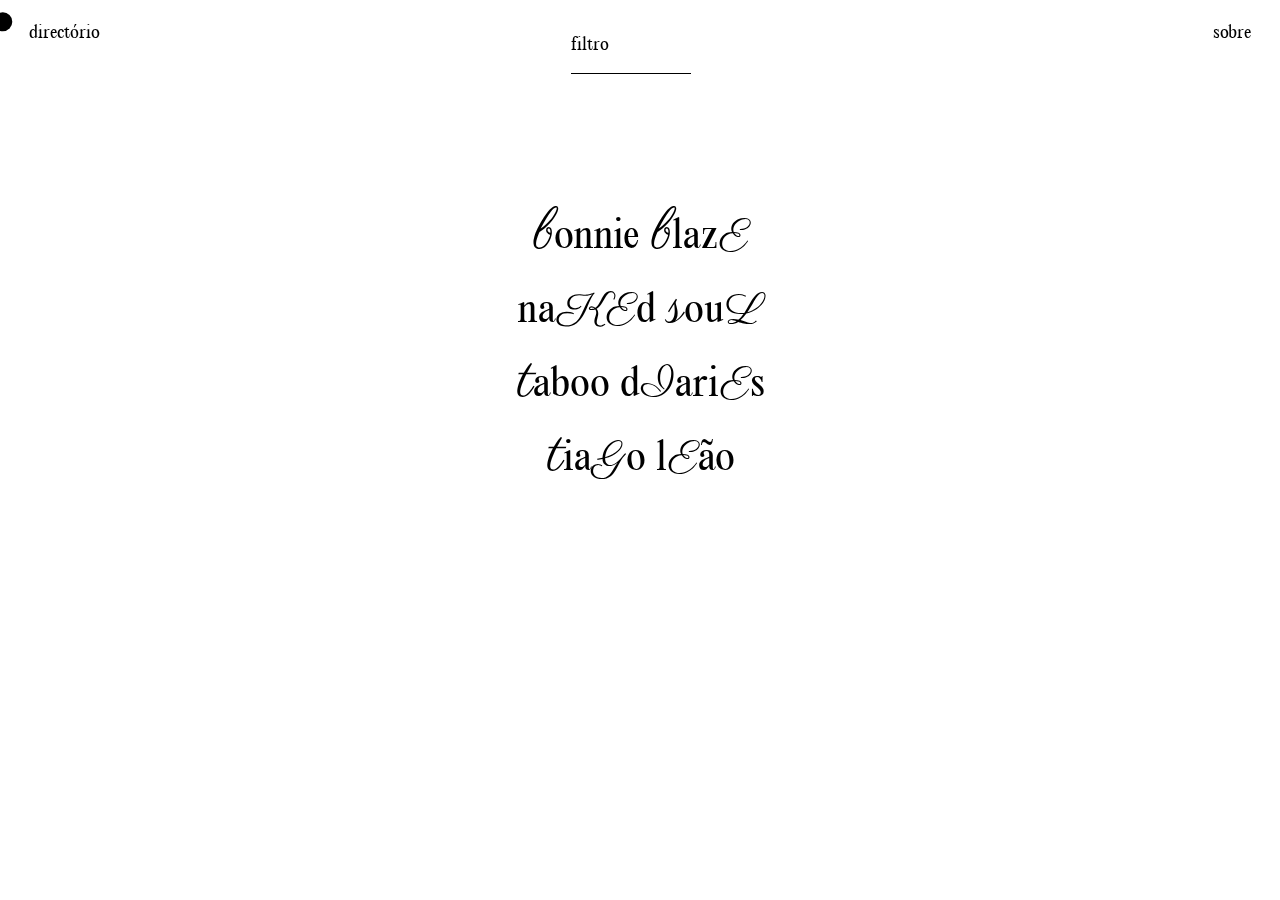
<file: index.html>
<!DOCTYPE html>
<html lang="en">

<head>
    <meta charset="UTF-8">
    <meta name="viewport" content="width=device-width, initial-scale=1.0">
    <title>Naprom Erótico</title>
    <link rel="icon" type="image/png" sizes="32x32" href="img/favicon-32x32.png">
    <link rel="icon" type="image/png" sizes="16x16" href="img/favicon-16x16.png">
    <link rel="stylesheet" href="css/grelha.css">
    <link rel="stylesheet" href="css/style.css">
    <link rel="stylesheet" href="js/script.js">
</head>

<body>
    <!--<style>
        body {
            background-image: url('swirl-back.jpg');
            position: static;
            background-repeat: no-repeat;
        }
    </style>-->

    <div class="cursor"></div>
    
    <header class="criadores">
        <nav>
            <ul>
                <li class="index col-md-5"><a href="index.html">directório</a>
                </li>

                <div class="form col-md-6">
                    <input type="type" id="site-search" name="filtro" autocomplete="off" list="categorias" required />
                    <!--<datalist id="categorias">
                        <option value="modelxs">
                        <option value="fotografo/videografo">
                        <option value="sex-worker">  
                    </datalist>-->
                    <label for="filtro" class="label-filtro">
                        <span class="content-name">filtro</span>
                    </label>
                </div>

                <li class="sobre col-md-1"><a href="sobre.html">sobre</a></li>
            </ul>
        </nav>
    </header>

    <main class="criadores">
        
        <div class="container">
            
            <article class="bonnie" value="modelo">
                    <h2><a href="bonnie.html">
                        <span class="font3">b</span><span class="font1">onnie</span> <span class="font3">b</span><span class="font1">laz</span><span class="font2">E</span>
                    </h2>
                </a>
                <div class="hover-image">
                    <img src="img/BB-03.png">
                </div>
            </article>

            <article class="naked-soul" value="fotografo">
                <h2><a href="naked.html">
                    <span class="font1">na</span><span class="font2">KE</span><span class="font1">d</span> <span class="font3">s</span><span class="font1">ou</span><span class="font2">L</span>
                </h2></a>
                <div class="hover-image-2">
                    <img src="img/nkd01-small.jpg">
                </div>
            </article>

            <article class="taboo" value="fotografo">
                <h2><a href="taboo.html">
                    <span class="font3">t</span><span class="font1">aboo</span> <span class="font1">d</span><span class="font2">I</span><span class="font1">ari</span><span class="font2">E</span><span class="font1">s</span>
                </h2></a>
                <div class="hover-image-3">
                    <img src="img/taboo-1-small.png">
                </div>
            </article>

            <article class="tiago" value="fotografo">
                <h2><a href="tiago.html">
                    <span class="font3">t</span><span class="font1">ia</span><span class="font2">G</span><span class="font1">o</span> <span class="font1">l</span><span class="font2">E</span><span class="font1">ão</span>
                </h2></a>
                <div class="hover-image-4">
                    <img src="img/tiago01.jpg" >
                </div> 
            </article>

        </div>

    </main>
    <script src="js/script.js"></script>
</body>
</html>
</file>
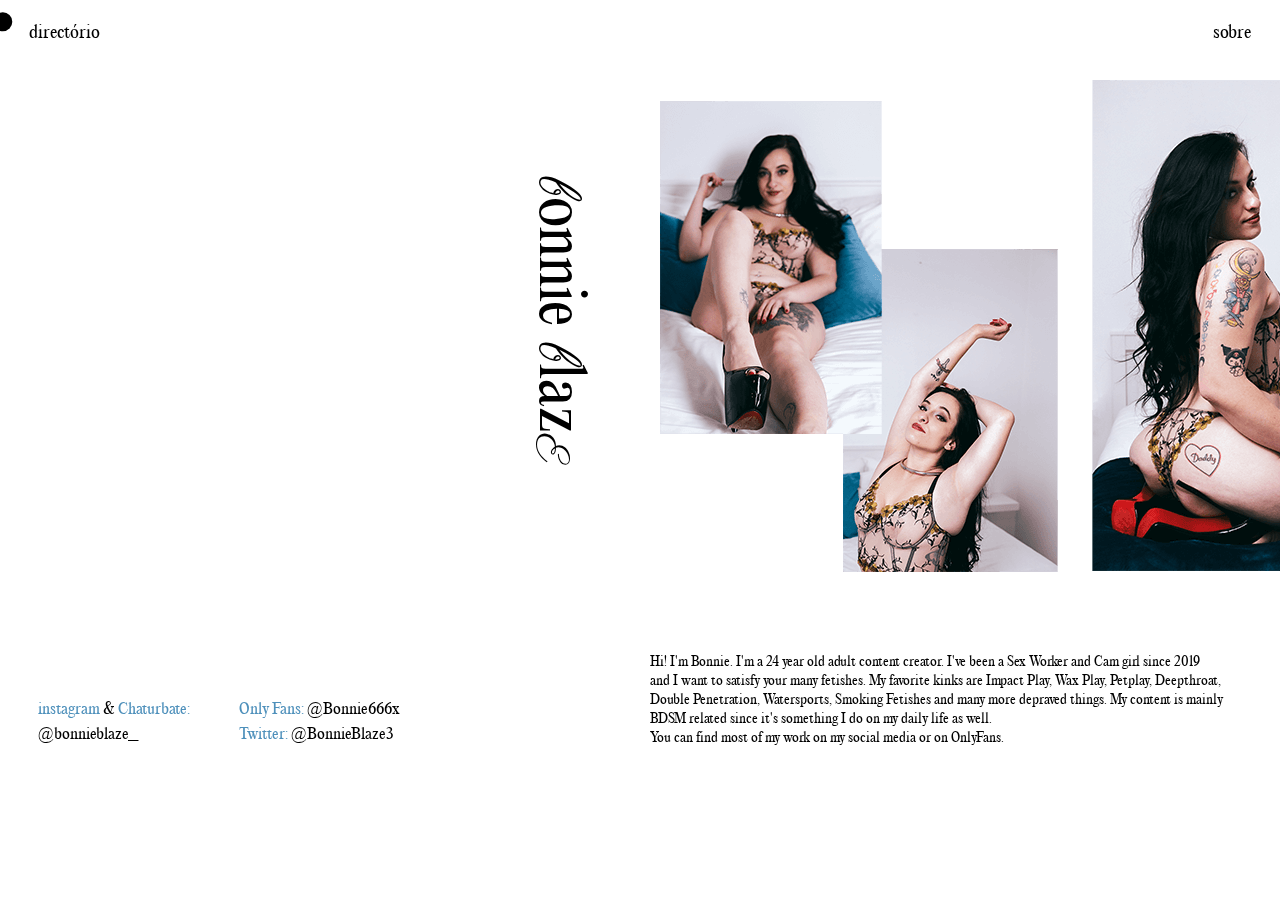
<file: bonnie.html>
<!DOCTYPE html>
<html lang="en">

<head>
    <meta charset="UTF-8">
    <meta name="viewport" content="width=device-width, initial-scale=1.0">
    <title>Naprom Erótico</title>
    <link rel="icon" type="image/png" sizes="32x32" href="img/favicon-32x32.png">
    <link rel="icon" type="image/png" sizes="16x16" href="img/favicon-16x16.png">
    <link rel="stylesheet" href="css/grelha.css">
    <link rel="stylesheet" href="css/style.css">
    <link rel="stylesheet" href="js/script.js">
</head>

<body>
    <!--<style>
        body {
            background-image: url('img/swirl-back.jpg');
            background-size: 100%;
            position: static;
            z-index: -2;
            background-repeat: no-repeat;
        }
    </style>-->

    <div class="cursor"></div>
    
    <header class="collabs">
        <nav>
            <ul>
                <li class="pessoas"><a href="index.html">directório</a></li>
                <li class="pessoas"><a href="sobre.html">sobre</a></li>
            </ul>
        </nav>
    </header>

    <main class="page-art">

        <div class="container">
            
            <article class="art col-md-6"><a href="https://my.bio/bonnieblaze" target="_blank">
                <h2>
                <span class="font3">b</span><span class="font1">onnie</span> <span class="font3">b</span><span class="font1">laz</span><span class="font2">E</span></h2>
            </article></a>  

            <div class="combo col-md-5">
                <img src="img/BB-combo.png">
            </div>
        </div>

        <div class="texto-conteudo">

            <nav class="info col-md-6">
                <ul>
                    <li><a href="https://www.instagram.com/bonnieblaze_/" target="_blank">instagram</a> & <a href="https://pt.chaturbate.com/bonnieblaze_/">Chaturbate:</a></br>@bonnieblaze_</br></li>
                    <li><a href="https://onlyfans.com/bonnie666x">Only Fans:</a> @Bonnie666x</br><a href="https://twitter.com/bonnieblaze3">Twitter:</a> @BonnieBlaze3</li>
                </ul>
            </nav>

            <div class="descricao-bonnie col-md-6">
                <p> Hi! I'm Bonnie. I'm a 24 year old adult content creator. I've been a Sex Worker and Cam girl since 2019 </br>and I want to satisfy your many fetishes. My favorite kinks are Impact Play, Wax Play, Petplay, Deepthroat, Double Penetration, Watersports, Smoking Fetishes and many more depraved things. My content is mainly BDSM related since it's something I do on my daily life as well. </br>You can find most of my work on my social media or on OnlyFans.</p>
            </div>
        </div>

    </main>
    <script src="js/script.js"></script>
</body>
</html>
</file>
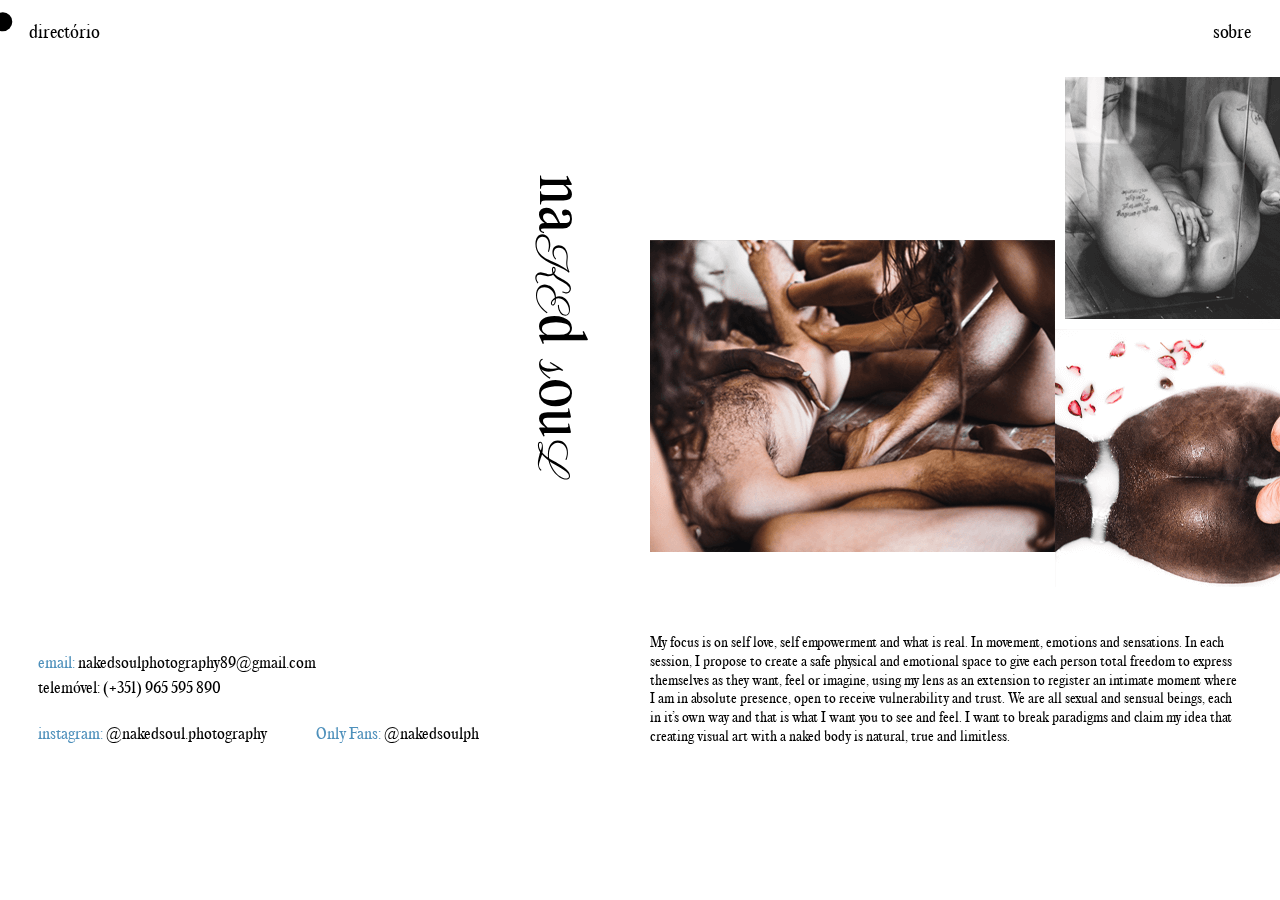
<file: naked.html>
<!DOCTYPE html>
<html lang="en">

<head>
    <meta charset="UTF-8">
    <meta name="viewport" content="width=device-width, initial-scale=1.0">
    <title>Naprom Erótico</title>
    <link rel="icon" type="image/png" sizes="32x32" href="img/favicon-32x32.png">
    <link rel="icon" type="image/png" sizes="16x16" href="img/favicon-16x16.png">
    <link rel="stylesheet" href="css/grelha.css">
    <link rel="stylesheet" href="css/style.css">
    <link rel="stylesheet" href="js/script.js">
</head>

<body>
    <!--<style>
        body {
            background-image: url('img/swirl-back.jpg');
            background-size: 100%;
            position: static;
            z-index: -2;
            background-repeat: no-repeat;
        }
    </style>-->

    <div class="cursor"></div>
    
    <header class="collabs">
        <nav>
            <ul>
                <li class="pessoas"><a href="index.html">directório</a></li>
                <li class="pessoas"><a href="sobre.html">sobre</a></li>
            </ul>
        </nav>
    </header>

    <main class="page-art">

        <div class="container">
            
            <article class="art col-md-6"><a href="https://onlyfans.com/nakedsoulph" target="_blank">
                <h2>
                    <span class="font1">na</span><span class="font2">KE</span><span class="font1">d</span> <span class="font3">s</span><span class="font1">ou</span><span class="font2">L</span>
                </h2>
            </article></a>  

            <div class="combo col-md-5">
                <img src="img/nkd-combo.png">
            </div>
        </div>

        <div class="texto-conteudo">

            <nav class="info-2 col-md-6">
                <div><a href="https://mail.google.com/mail/?view=cm&fs=1&tf=1&to=nakedsoulphotography89@gmail.com" target="_blank">email:</a> nakedsoulphotography89@gmail.com</br>telemóvel: (+351) 965 595 890
                </br></div>

                <ul>
                    <li><a href="https://instagram.com/nakedsoul.photography" target="_blank">instagram: </a>@nakedsoul.photography</br></li>

                    <li><a href="https://onlyfans.com/nakedsoulph" target="_blank">Only Fans:</a> @nakedsoulph</br></li>
                </ul>
            </nav>

            <div class="descricao-naked col-md-6">
                <p> My focus is on self love, self empowerment and what is real. In movement, emotions and sensations. In each session, I propose to create a safe physical and emotional space to give each person total freedom to express themselves as they want, feel or imagine, using my lens as an extension to register an intimate moment where I am in absolute presence, open to receive vulnerability and trust. We are all sexual and sensual beings, each in it’s own way and that is what I want you to see and feel. I want to break paradigms and claim my idea that creating visual art with a naked body is natural, true and limitless. </p>
            </div>
        </div>

    </main>
    <script src="js/script.js"></script>
</body>
</html>
</file>
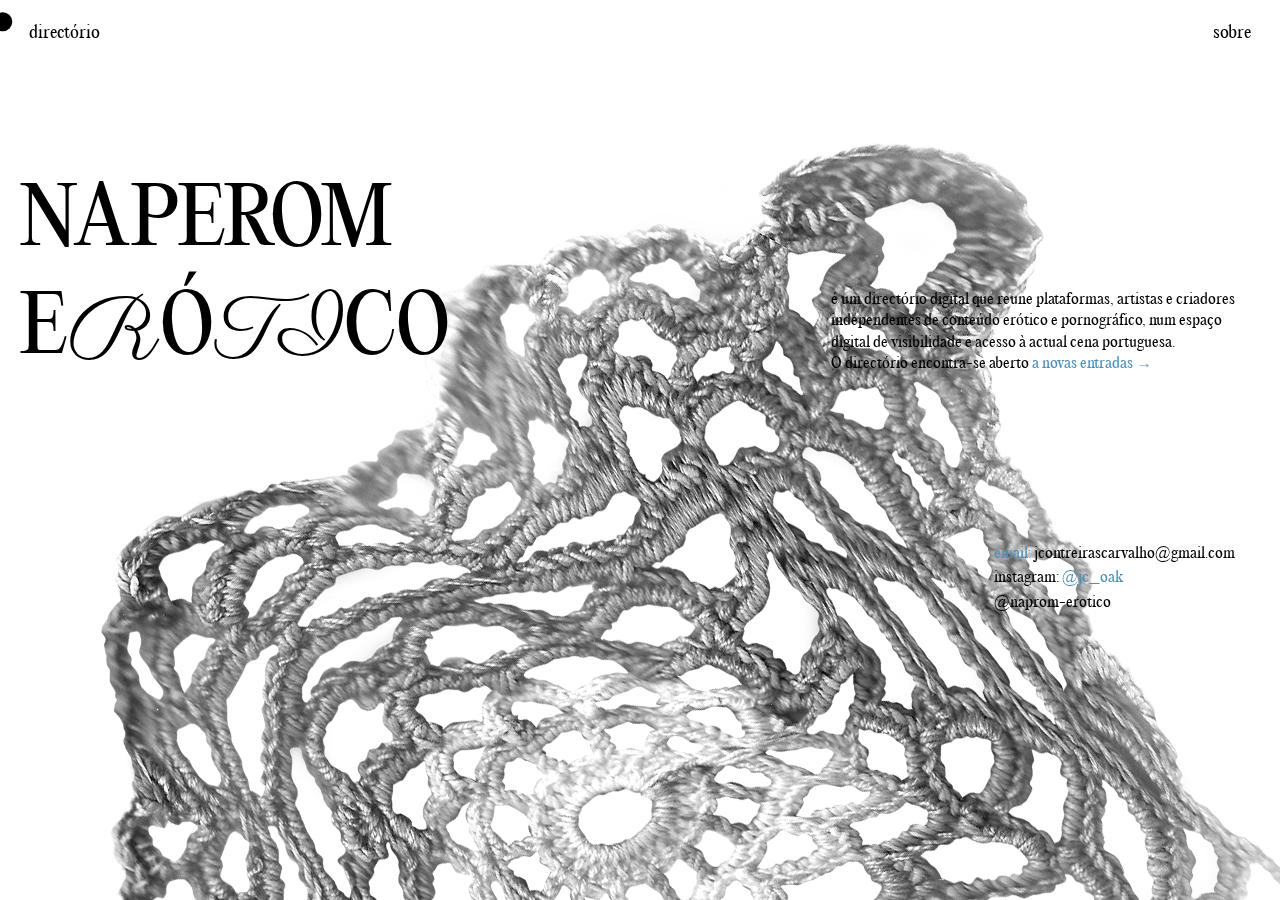
<file: sobre.html>
<!DOCTYPE html>
<html lang="en">

<head>
    <meta charset="UTF-8">
    <meta name="viewport" content="width=device-width, initial-scale=1.0">
    <title>Naprom Erótico</title>
    <link rel="icon" type="image/png" sizes="32x32" href="img/favicon-32x32.png">
    <link rel="icon" type="image/png" sizes="16x16" href="img/favicon-16x16.png">
    <link rel="stylesheet" href="css/grelha.css">
    <link rel="stylesheet" href="css/style.css">
    <link rel="stylesheet" href="js/script.js">
</head>

<body>

    <div class="cursor"></div>

    <style>
        body {
            background-image: url('img/Naprom01.png');
            position: static;
            z-index: -10;
            background-repeat: no-repeat;
        }
    </style>

    <header class="collabs">
        <nav>
            <ul>
                <li class="pessoas"><a href="index.html">directório</a></li>
                <li class="pessoas"><a href="sobre.html">sobre</a></li>
            </ul>
        </nav>
    </header>

    <main class="sobre">

        <div class="container">
        
            <h2 class="col-md-7">
                NAPEROM
            </h2>
            <h2 class="col-md-7">
                <span class="font1">E</span><span class="font4">R</span><span class="font1">Ó</span><span class="font4">TI</span><span class="font1">CO</span>
            </h2>
            <div class="sobre-descricao col-md-5">
                <p> é um directório digital que reune plataformas, artistas e criadores independentes de conteúdo erótico e pornográfico, num espaço digital de visibilidade e acesso à actual cena portuguesa.</br>O directório encontra-se aberto <a href="https://mail.google.com/mail/?view=cm&fs=1&tf=1&to=jcontreirascarvalho@gmail.com" target="_blank"> a novas entradas &#8594</a></p>
            </div>
        </div>

        <div class="sobre-conteudo">

            <nav class="sobre-info col-md-6">
                <ul>
                    <li><a href="https://mail.google.com/mail/?view=cm&fs=1&tf=1&to=jcontreirascarvalho@gmail.com" target="_blank">email:</a>
                    jcontreirascarvalho@gmail.com</br>instagram: <a href="instagram.com/jc_oak" target="_blank">@jc_oak</a></br>@naprom-erotico</br></li>
                </ul>
            </nav>
        
    </main>
    <script src="https://cdnjs.cloudflare.com/ajax/libs/jquery/3.5.1/jquery.min.js"></script>
    <script src="js/script.js"></script>
</body>
</file>
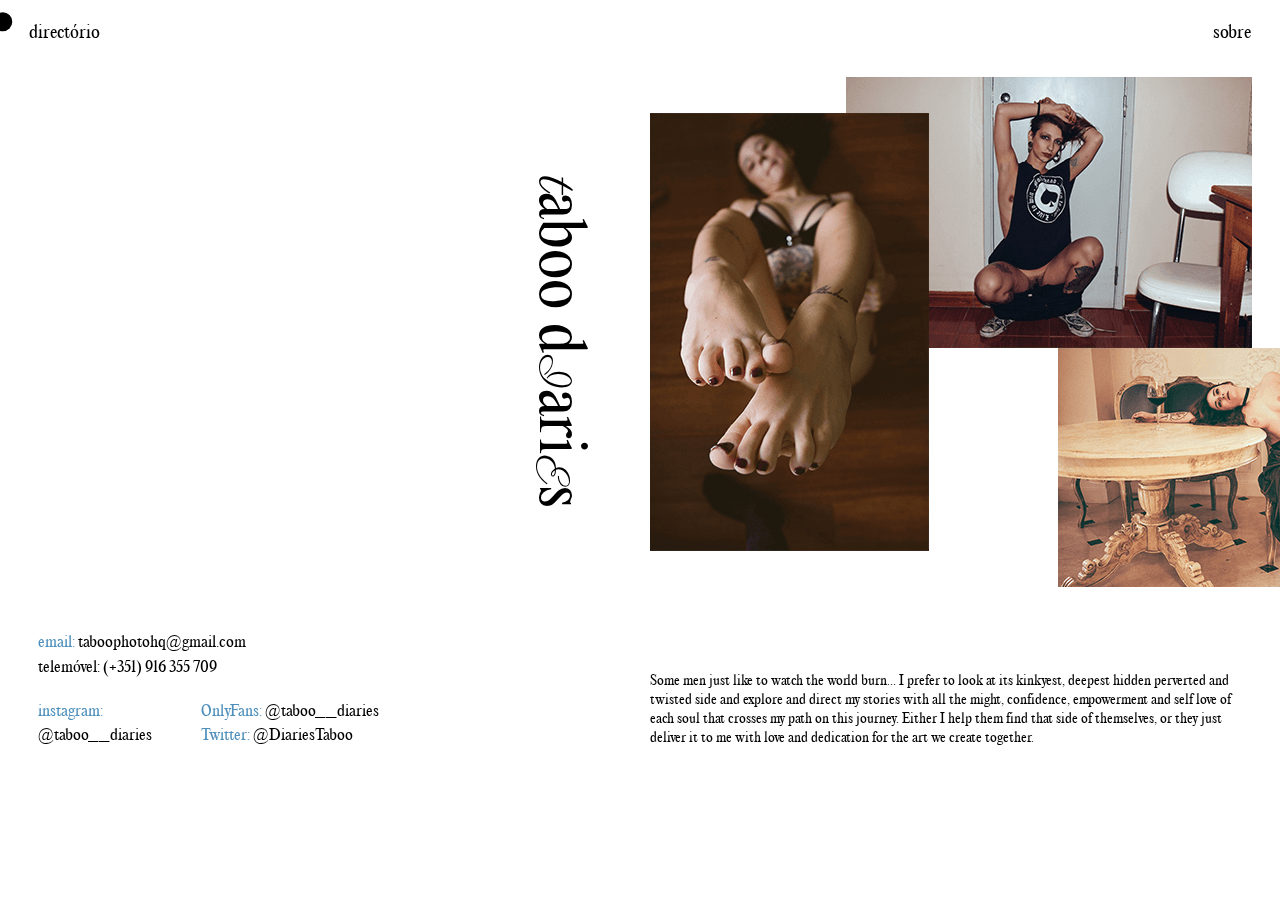
<file: taboo.html>
<!DOCTYPE html>
<html lang="en">

<head>
    <meta charset="UTF-8">
    <meta name="viewport" content="width=device-width, initial-scale=1.0">
    <title>Naprom Erótico</title>
    <link rel="icon" type="image/png" sizes="32x32" href="img/favicon-32x32.png">
    <link rel="icon" type="image/png" sizes="16x16" href="img/favicon-16x16.png">
    <link rel="stylesheet" href="css/grelha.css">
    <link rel="stylesheet" href="css/style.css">
    <link rel="stylesheet" href="js/script.js">
</head>

<body>
    <!--<style>
        body {
            background-image: url('img/swirl-back.jpg');
            background-size: 100%;
            position: static;
            z-index: -2;
            background-repeat: no-repeat;
        }
    </style>-->

    <div class="cursor"></div>
    
    <header class="collabs">
        <nav>
            <ul>
                <li class="pessoas"><a href="index.html">directório</a></li>
                <li class="pessoas"><a href="sobre.html">sobre</a></li>
            </ul>
        </nav>
    </header>

    <main class="page-art">

        <div class="container">
            
            <article class="art col-md-6"><a href="https://linktr.ee/Taboo__Diaries" target="_blank">
                <h2>
                <span class="font3">t</span><span class="font1">aboo</span> <span class="font1">d</span><span class="font2">I</span><span class="font1">ari</span><span class="font2">E</span><span class="font1">s</span></h2>
            </article></a>  

            <div class="combo col-md-5">
                <img src="img/taboo-combo.png">
            </div>
        </div>

        <div class="texto-conteudo">

            <nav class="info-taboo col-md-6">
                <div><a href="https://mail.google.com/mail/?view=cm&fs=1&tf=1&to=taboophotohq@gmail.com" target="_blank">email:</a> taboophotohq@gmail.com</br>telemóvel: (+351) 916 355 709
                </br></div>
                <ul>
                    <li><a href="https://instagram.com/taboo__diaries" target="_blank">instagram:</a></br>@taboo__diaries</br></li>
                    
                    <li><a href="https://onlyfans.com/taboo__diaries" target="_blank">OnlyFans:</a> @taboo__diaries</br><a href="https://twitter.com/DiariesTaboo" target="_blank">Twitter:</a> @DiariesTaboo</li>
                </ul>
            </nav>

            <div class="descricao col-md-6">
                <p> Some men just like to watch the world burn… I prefer to look at its kinkyest, deepest hidden perverted and twisted side and explore and direct my stories with all the might, confidence, empowerment and self love of each soul that crosses my path on this journey. Either I help them find that side of themselves, or they just deliver it to me with love and dedication for the art we create together.</p>
            </div>
        </div>

    </main>
    <script src="js/script.js"></script>
</body>
</html>
</file>
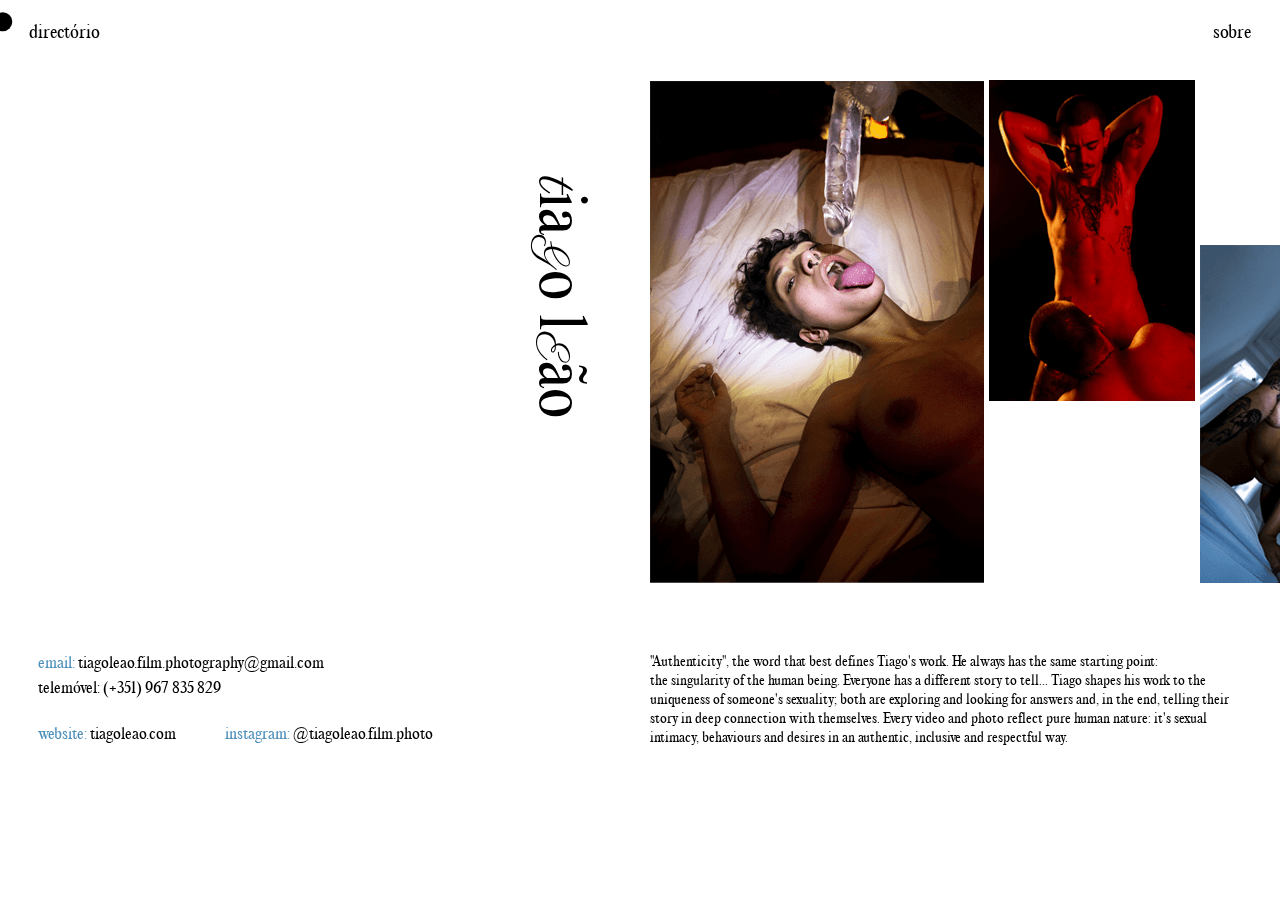
<file: tiago.html>
<!DOCTYPE html>
<html lang="en">

<head>
    <meta charset="UTF-8">
    <meta name="viewport" content="width=device-width, initial-scale=1.0">
    <title>Naprom Erótico</title>
    <link rel="icon" type="image/png" sizes="32x32" href="img/favicon-32x32.png">
    <link rel="icon" type="image/png" sizes="16x16" href="img/favicon-16x16.png">
    <link rel="stylesheet" href="css/grelha.css">
    <link rel="stylesheet" href="css/style.css">
    <link rel="stylesheet" href="js/script.js">
</head>

<body>
    <!--<style>
        body {
            background-image: url('img/swirl-back.jpg');
            background-size: 100%;
            position: static;
            z-index: -2;
            background-repeat: no-repeat;
        }
    </style>-->

    <div class="cursor"></div>
    
    <header class="collabs">
        <nav>
            <ul>
                <li class="pessoas"><a href="index.html">directório</a></li>
                <li class="pessoas"><a href="sobre.html">sobre</a></li>
            </ul>
        </nav>
    </header>

    <main class="page-art">

        <div class="container">
            
            <article class="art col-md-6"><a href="https://tiagoleao.com" target="_blank">
                <h2>
                    <span class="font3">t</span><span class="font1">ia</span><span class="font2">G</span><span class="font1">o</span> <span class="font1">l</span><span class="font2">E</span><span class="font1">ão</span>
            </article></a>  

            <div class="combo col-md-5">
                <img src="img/tl-combo.png">
            </div>
        </div>

        <div class="texto-conteudo">

            <nav class="info-2 col-md-6">
                <div><a href="https://mail.google.com/mail/?view=cm&fs=1&tf=1&to=tiagoleao.film.photography@gmail.com" target="_blank">email:</a> tiagoleao.film.photography@gmail.com</br>telemóvel: (+351) 967 835 829
                </br></div>
                <ul>
                    <li><a href="https://tiagoleao.com" target="_blank">website:</a> tiagoleao.com</br></li>

                    <li><a href="https://instagram.com/tiagoleao.film.photo" target="_blank">instagram: </a>@tiagoleao.film.photo</br></li>
                </ul>
            </nav>

            <div class="descricao-bonnie col-md-6">
                <p>"Authenticity", the word that best defines Tiago's work. He always has the same starting point: </br>the singularity of the human being. Everyone has a different story to tell... Tiago shapes his work to the uniqueness of someone's sexuality; both are exploring and looking for answers and, in the end, telling their story in deep connection with themselves. Every video and photo reflect pure human nature: it's sexual intimacy, behaviours and desires in an authentic, inclusive and respectful way. </p>
            </div>
        </div>

    </main>
    <script src="js/script.js"></script>
</body>
</html>
</file>
<file: css/grelha.css>
.container{
    display: grid;
    gap: 1rem;
    padding: 0 1rem;
}
  
.col-md-1, .col-md-2, .col-md-3, .col-md-4, .col-md-5, .col-md-6, .col-md-7, .col-md-8, .col-md-9, .col-md-10, .col-md-11, .col-md-12{
    grid-column: span 12;
}
  
  
.col-sm-1, .col-sm-2, .col-sm-3, .col-sm-4, .col-sm-5, .col-sm-6, .col-sm-7, .col-sm-8, .col-sm-9, .col-sm-10, .col-sm-11, .col-sm-12{
    grid-column: span 12;
}
  
.col-xs-1{
    grid-column: span 1;
}
  
.col-xs-2{
    grid-column: span 2;
}
  
.col-xs-3{
    grid-column: span 3;
}
  
.col-xs-4{
    grid-column: span 4;
}
  
.col-xs-5{
    grid-column: span 5;
}
  
.col-xs-6{
    grid-column: span 6;
}
  
.col-xs-7{
    grid-column: span 7;
}
  
.col-xs-8{
    grid-column: span 8;
}
  
.col-xs-9{
    grid-column: span 9;
}
  
.col-xs-10{
    grid-column: span 10;
}
  
.col-xs-11{
    grid-column: span 11;
}
  
.col-xs-12{
    grid-column: span 12;
}
  
@media screen and (min-width: 576px) {
  
    .col-sm-1{
        grid-column: span 1;
    }
      
    .col-sm-2{
        grid-column: span 2;
    }
      
    .col-sm-3{
        grid-column: span 3;
    }
      
    .col-sm-4{
        grid-column: span 4;
    }
      
    .col-sm-5{
        grid-column: span 5;
    }
      
    .col-sm-6{
        grid-column: span 6;
      }
      
    .col-sm-7{
        grid-column: span 7;
    }
      
    .col-sm-8{
        grid-column: span 8;
    }
      
    .col-sm-9{
        grid-column: span 9;
    }
      
    .col-sm-10{
        grid-column: span 10;
    }
      
    .col-sm-11{
        grid-column: span 11;
    }
      
    .col-sm-12{
        grid-column: span 12;
    }
  
}
  
  
@media screen and (min-width: 769px) {
    .col-md-1, .col-md-2, .col-md-3, .col-md-4, .col-md-5, .col-md-6, .col-md-7, .col-md-8, .col-md-9, .col-md-10, .col-md-11, .col-md-12{
        grid-column: span 12;
    }    
  
    .col-md-1{
        grid-column: span 1;
    }
      
    .col-md-2{
        grid-column: span 2;
    }
      
    .col-md-3{
        grid-column: span 3;
    }
      
    .col-md-4{
        grid-column: span 4;
    }
      
    .col-md-5{
        grid-column: span 5;
    }
      
    .col-md-6{
        grid-column: span 6;
    }
      
    .col-md-7{
        grid-column: span 7;
    }
      
    .col-md-8{
        grid-column: span 8;
    }
      
    .col-md-9{
        grid-column: span 9;
    }
      
    .col-md-10{
        grid-column: span 10;
    }
      
    .col-md-11{
        grid-column: span 11;
    }
      
    .col-md-12{
        grid-column: span 12;
    }
  
  }
</file>
<file: css/style.css>
*{
    margin: 0;
    padding: 0;
    box-sizing: border-box;
}

body{
    cursor: none;
}

:root{
    font-size: 1.5vw;
    line-height: 1.4em;
    /*--swiper-theme-color: #6e94cd;
    --swiper-navigation-size: 30px;*/
}

@font-face {
    font-family: "parisienne";
    src: url('fonts/parisienne-regular-webfont.woff2') format('woff2'),
         url('fonts/parisienne-regular-webfont.woff') format('woff');
    font-weight: normal;
    font-style: cursive;
}

@font-face {
    font-family: "editorial new";
    src: url('fonts/editorialnew-regular-webfont.woff2') format('woff2'),
         url('fonts/editorialnew-regular-webfont.woff') format('woff');
    font-weight: normal;
    font-style: normal;

}

.font1{
    font-family: "editorial new";
    font-weight: normal;
    font-style: normal;
}

.font2{
    font-family: "parisienne";
    font-weight: normal;
    font-style:cursive;
    font-size: 2.2rem;
    padding-left: 2px;
    padding-right: 2px;
}

.font3{
    font-family: "parisienne";
    font-weight: normal;
    font-style:cursive;
    font-size: 3rem;
    padding-left: 3px;
}

.font4{
    font-family: "parisienne";
    font-weight: normal;
    font-style:cursive;
    font-size: 4.4rem;
    padding-left: 2px;
    padding-right: 2px;
}

/*--swiper-theme-color{
    mix-blend-mode: difference;
}*/

a {
    color: #000;
    text-decoration: none;
    cursor: none;
}

.cursor{
    width: 1rem;
    height: 1rem; 
    background:black;
    border-radius: 50%;
    mix-blend-mode: difference;
    position: absolute;
    transform: translate(-35%, -35%);
    pointer-events: none;
    transition: all 0.3s ease;
    transition-property: background, transform;
    transform-origin: 100% 100%;
    z-index: -1;
}

.link-grow{
    transform: scale(1.8);
    background: #c0f4d5;
}

.link-target{
    transform: scale(1.8);
    mix-blend-mode: color-dodge;
    z-index: 2;
    background: #c0f4d5;
}


/* ^^^^^^^^^^^^^^
    HEADER
^^^^^^^^^^^^^^ */

header nav ul{
    font-family: "editorial new";
    font-style: normal;
    font-size: .9rem;
    display: flex;
    padding: 0 1.5rem;
    margin-top: 1rem;
    position: sticky;
    justify-content: space-between;
    display: grid;
    grid-template-columns: repeat(12, 1fr);
}

header nav ul li{
    list-style: none;
}

header nav ul li.index{
    list-style: none;
}

header.collabs nav ul{
    font-family: "editorial new";
    font-style: normal;
    font-size: .9rem;
    display: flex;
    padding: 0 1.5rem;
    margin-top: 1rem;
    position: sticky;
    justify-content: space-between;
}

header.criadores nav ul li.sobre{
    margin-left: 4rem;
}

.form{
    width: 20%;
    position: relative;
    height: 55px;
    overflow: hidden;
    margin-left: 2rem;
}

.form input{
    width: 100%;
    height: 100%;
    padding-top: 30px;
    font-size: .7rem;
    border: none;
    outline: none;
}

input[type="search"]::-webkit-search-decoration,
input[type="search"]::-webkit-search-cancel-button,
input[type="search"]::-webkit-search-results-button,
input[type="search"]::-webkit-search-results-decoration { 
    display: none; 
}

.form label{
    position: absolute;
    bottom: 0px;
    left: 0%;
    width: 100%;
    height: 100%;
    pointer-events: none;
    border-bottom: 1px solid black;
}

.form label::after{
    content: "";
    position: absolute;
    left: 0px;
    bottom: -1px;
    height: 140%;
    width: 100%;
    border-bottom: 3px solid #4e90bb;
    transform: translateX(-100%);
    transition: transform 0.3s ease;
}

.content-name{
    position: absolute;
    bottom: 15px;
    left:0px;
    transition: all 0.3s ease;
}

.form input:focus + label .content-name, .form input:valid + label .content-name{
    position: absolute;
    top: 55px;
    left: 0px;
    transition: all 0.3s ease;
    transform: translateY(100%);
}

.form input:focus + .label-filtro::after, .form input:valid + .label-filtro::after{
    transform: translateX(0%);
    transform: translateY(0%);
}

datalist {
	display: none;
    z-index:-5;
}
input::-webkit-calendar-picker-indicator {
	display: none;
}

/* ^^^^^^^^^^^^^^
    MAIN
^^^^^^^^^^^^^^ 

main{
    min-height: calc(100vh - 5rem);
}
*/


/* ^^^^^^^^^^^^^^
    MAIN CRIADORES
^^^^^^^^^^^^^^ */

main.criadores .container{
    margin-top: 7rem;
    text-align: center;
}

main.criadores .container article a{
    grid-template-columns: 2fr 1fr;
    height: 6.5em;
}

main.criadores .container article h2{
    font-size: 2em;
    line-height: 1.3em;
    font-weight: normal;
    text-align: center;
}

main.criadores .container .hover-image{
    opacity: 0;
    display: flex;
    position: fixed;
    top: 15%;
    left: 55%;
    flex-direction: column;
    align-items: center;
    justify-content: center;
    z-index: -1;
}

main.criadores .container .hover-image img{
    width: 500px;
    height: auto;
}

main.criadores .container .hover-image-2{
    opacity: 0;
    display: flex;
    position: fixed;
    top: 20%;
    left: 6%;
    flex-direction: column;
    align-items: center;
    justify-content: center;
    z-index: -1;
}

main.criadores .container .hover-image-3{
    opacity: 0;
    display: flex;
    position: fixed;
    top: 10%;
    left: 20%;
    flex-direction: column;
    align-items: center;
    justify-content: center;
    z-index: -1;
}

main.criadores .container .hover-image-4{
    opacity: 0;
    display: flex;
    position: fixed;
    width: 300px;
    height: auto;
    top: 30%;
    right: 13%;
    flex-direction: column;
    align-items: center;
    justify-content: center;
    z-index: -1;
}

main.criadores .container .bonnie:hover .hover-image{
    opacity: 1;
    transition: opacity .5s;
    display: flex;
    z-index: -2;
    position: fixed;
    top: 15%;
    left: 55%;
    flex-direction: column;
    align-items: center;
    justify-content: center;
}

main.criadores .container .naked-soul:hover .hover-image-2{
    opacity: 1;
    transition: opacity .5s;
    display: flex;
    z-index: -2;
    position: fixed;
    top: 20%;
    left: 6%;
    flex-direction: column;
    align-items: center;
    justify-content: center;
}

main.criadores .container .taboo:hover .hover-image-3{
    opacity: 1;
    transition: opacity .5s;
    display: flex;
    z-index: -2;
    right: 60%;
    top: 30%;
    flex-direction: column;
    align-items: center;
    justify-content: center;
}

main.criadores .container .tiago:hover .hover-image-4{
    opacity: 1;
    transition: opacity .5s;
    display: flex;
    position: fixed;
    top: 30%;
    right: 13%;
    flex-direction: column;
    align-items: center;
    justify-content: center;
    z-index: -2;
}

/* ^^^^^^^^^^^^^^
    MAIN PAGE-TABOO
^^^^^^^^^^^^^^ */

main.page-art{
    min-height: calc(100vh - 5rem);
}

main.page-art .container{
    display: grid;
    grid-template-columns: repeat(12, 1fr);
    gap: 1rem;
    padding: 0 1rem;
    margin-top: 1.6rem;
}

main.page-art .container-t{
    position: sticky;
}

main.page-art .container .art{
    font-size: 2em;
    font-weight: normal;
    margin-top: 8rem;
    margin-left: 7rem;
    transform: rotate(90deg);
}

main.page-art .container .combo{
    display: inline-block;
    width: 3rem;
}

main.page-art .container .combo img{
    z-index: -2;
}

main.page-art .texto-conteudo{
    display: grid;
    grid-template-columns: repeat(12, 1fr);
    padding: 0 2rem;
}

main.page-art .texto-conteudo a{
    color: #4e90bb;
}

main.page-art .info{
    font-family: "editorial new";
    font-style: normal;
    font-weight: normal;
    text-transform: none;
    line-height: 1.6em;
    font-size: .8em;
    margin-top: 1.8rem;
}

main.page-art .texto-conteudo .info ul{
    list-style: none;
}

main.page-art .texto-conteudo .info ul li{
    display: inline-block;
    justify-content: space-between;
    margin-right: 2.4rem;
    margin-top: 3.5rem;
}

main.page-art .info-taboo{
    font-family: "editorial new";
    font-style: normal;
    font-weight: normal;
    text-transform: none;
    line-height: 1.6em;
    font-size: .8em;
    margin-top: 1.8rem;
}

main.page-art .texto-conteudo .info-taboo ul li{
    display: inline-block;
    justify-content: space-between;
    margin-right: 2.4rem;
    margin-top: 1rem;
}

main.page-art .texto-conteudo .info-taboo a{
    color: #4e90bb;
}

main.page-art .texto-conteudo .info-taboo ul a{
    color: #4e90bb;
}

main.page-art .info-2{
    font-family: "editorial new";
    font-style: normal;
    font-weight: normal;
    text-transform: none;
    line-height: 1.6em;
    font-size: .8em;
    margin-top: 2.9rem;
}

main.page-art .texto-conteudo .info-2 ul li{
    display: inline-block;
    justify-content: space-between;
    margin-right: 2.4rem;
    margin-top: 1.1rem;
}

main.page-art .texto-conteudo .info-2 a{
    color: #4e90bb;
}

main.page-art .texto-conteudo .info-2 ul a{
    color: #4e90bb;
}

main.page-art .texto-conteudo .descricao p{
    font-family: "editorial new";
    font-style: normal;
    font-weight: normal;
    text-transform: none;
    font-size: .7rem;
    line-height: 1.4em;
    color: #000;
    margin-top: 4rem;
    margin-left: .5rem;
}

main.page-art .texto-conteudo .descricao-bonnie p{
    font-family: "editorial new";
    font-style: normal;
    font-weight: normal;
    text-transform: none;
    font-size: .7rem;
    line-height: 1.4em;
    color: #000;
    margin-top: 3rem;
    margin-left: .5rem;
}

main.page-art .texto-conteudo .descricao-naked p{
    font-family: "editorial new";
    font-style: normal;
    font-weight: normal;
    text-transform: none;
    font-size: .7rem;
    line-height: 1.4em;
    color: #000;
    margin-top: 2rem;
    margin-left: .5rem;
}


/* ^^^^^^^^^^^^^^
    MAIN SOBRE
^^^^^^^^^^^^^^ */

main.sobre .container{
    display: grid;
    grid-template-columns: repeat(12, 1fr);
    gap: 1rem;
    padding: 0 1rem;
    margin-top: 7rem;
}

main.sobre h2{
    font-family: "editorial new";
    font-style: normal;
    font-weight: normal;
    text-transform: none;
    font-size: 4rem;
    color: #000;
    margin-top: 1.2rem;
    margin-bottom: 2rem;
}

main.sobre .sobre-conteudo{
    display:grid;
    grid-template-columns: repeat(12, 1fr);
    gap: 1rem;
    padding: 0 1rem;
}

main.sobre .sobre-descricao{
    margin-left: 4rem;
}

main.sobre .sobre-descricao p{
    font-family: "editorial new";
    font-style: normal;
    font-weight: normal;
    text-transform: none;
    font-size: .8rem;
    line-height: 1.4em;
    color: #000;
}

main.sobre .sobre-descricao a{
    color: #4e90bb;
}

main.sobre .sobre-info{
    font-family: "editorial new";
    font-style: normal;
    font-weight: normal;
    text-transform: none;
    line-height: 1.6em;
    font-size: .8em;
    margin-top: 8rem;
    margin-left: 7rem;
    grid-column: 9 / 13;
}

main.sobre .sobre-info ul{
    list-style: none;
}

main.sobre .sobre-info ul li{
    display: inline-block;
    justify-content: space-between;
}

main.sobre .sobre-info a{
    color: #4e90bb;
}


/* ^^^^^^^^^^^^^^
    FOOTER

footer{
    height: 2rem;
    line-height: 2em;
    display: flex;
    justify-content: space-between;
    padding: 0 1rem;
    font-size: .6rem;
    font-family: "monument grotesk";
}

^^^^^^^^^^^^^^ */

/* ^^^^^^^^^^^^^^
    FOOTER PROJECTO
^^^^^^^^^^^^^^ */

footer.projecto{
    height: 2rem;
    line-height: 4em;
    display: flex;
    justify-content: space-between;
    padding: 0 1rem;
    font-size: .5rem;
    font-family: "monument grotesk";
    color: #000;
    background-color: #fff;
}


/* ^^^^^^^^^^^^^^
    MEDIA QUERIES TABLET
^^^^^^^^^^^^^^ */

@media screen and (max-width: 769px){
    :root{
        font-size: 3vw;
        --swiper-theme-color: #6e94cd;
        --swiper-navigation-size: 30px;
    }

    header nav ul li{
        font-size: 2rem;
        margin-top: .5rem;
    }

    main.home .container{
        bottom: 1rem;
    }

    main.work .container{
        grid-column: span 12;
        position: absolute;
        bottom: 0;
        margin-bottom: 2rem;
        width: 100%;
    }

    main.work .container article a{
        display: grid;
        grid-template-columns: none;
        height: 6.5em;
    }

    main.work .container article a h2{
        grid-column: span 12;
    }

    main.work .container .hiato .descricao{
        display: none;
    }

    main.work .container .dogma .descricao{
        display: none;
    }

    main.work .container .doclisboa .descricao{
        display: none;
    }

    main.work .container .folha-sala .descricao{
        display: none;
    }

    main.projecto .container .swiper-container{
        grid-column: span 12;
        margin-top: 2rem;
    }

    main.projecto .container .texto-conteudo .projecto-info p{
        font-size: .6rem;
        line-height: 1.3em;
    }
    
    main.projecto .container .folha-sala{
        font-size: 9.7rem;
        grid-column: span 12;
    }

    main.about .about-texto{
        grid-column: span 8;
        margin-top: 12rem;
        line-height: 1.2em;
    }

    main.about .about-contactos{
        grid-column: span 4;
        margin-top: 12rem;
    }

    main.about .about-logo{
        position: fixed;
        width: calc(100% - 2rem);
        bottom: 1rem;
    }

    main.about .about-logo img{
        width: 100%;
        height: auto;
    }
}

/* ^^^^^^^^^^^^^^
    MEDIA QUERIES MOBILE
^^^^^^^^^^^^^^ */

@media screen and (max-width: 577px){
    :root{
        font-size: 3vw;
        --swiper-theme-color: #6e94cd;
        --swiper-navigation-size: 20px;
    }

    header nav ul li{
        font-size: 2rem;
        margin-top: 1rem;
    }

    main.work .container{
        grid-column: span 12;
        position: absolute;
        bottom: 0;
        margin-bottom: 2rem;
        width: 100%;
    }

    main.work .container .article h2{
        grid-column: span 12;
    }

    main.work .container .article a h2{
        grid-column: span 12;
    }

    main.work .container .descricao{
        display: none;
    }

    main.projecto .container .projecto-titulo{
        font-size: 10rem;
        margin-top: 4rem;
    }
    
    main.projecto .container .swiper-container{
        grid-column: span 12;
    }

    main.projecto .container .projecto-texto p{
        font-size: .8rem;
        line-height: 1.4em;
    }

    main.projecto .container .projecto-info {
        font-size: 1rem;
        line-height: 1.4em;
        margin-bottom: .5rem;
    }

    main.projecto .container .folha-sala{
        font-size: 9.7rem;
        margin-top: 4rem;
    }

    main.about .about-texto{
        font-size: 1rem;
        line-height: 1.2em;
        margin-top: 16rem;
        grid-column: span 7;
    }

    main.about .about-contactos{
        font-size: .8rem;
        line-height: 1.3em;
        margin-top: 16rem;
        grid-column: 8 / span 4;
    }

}
</file>
